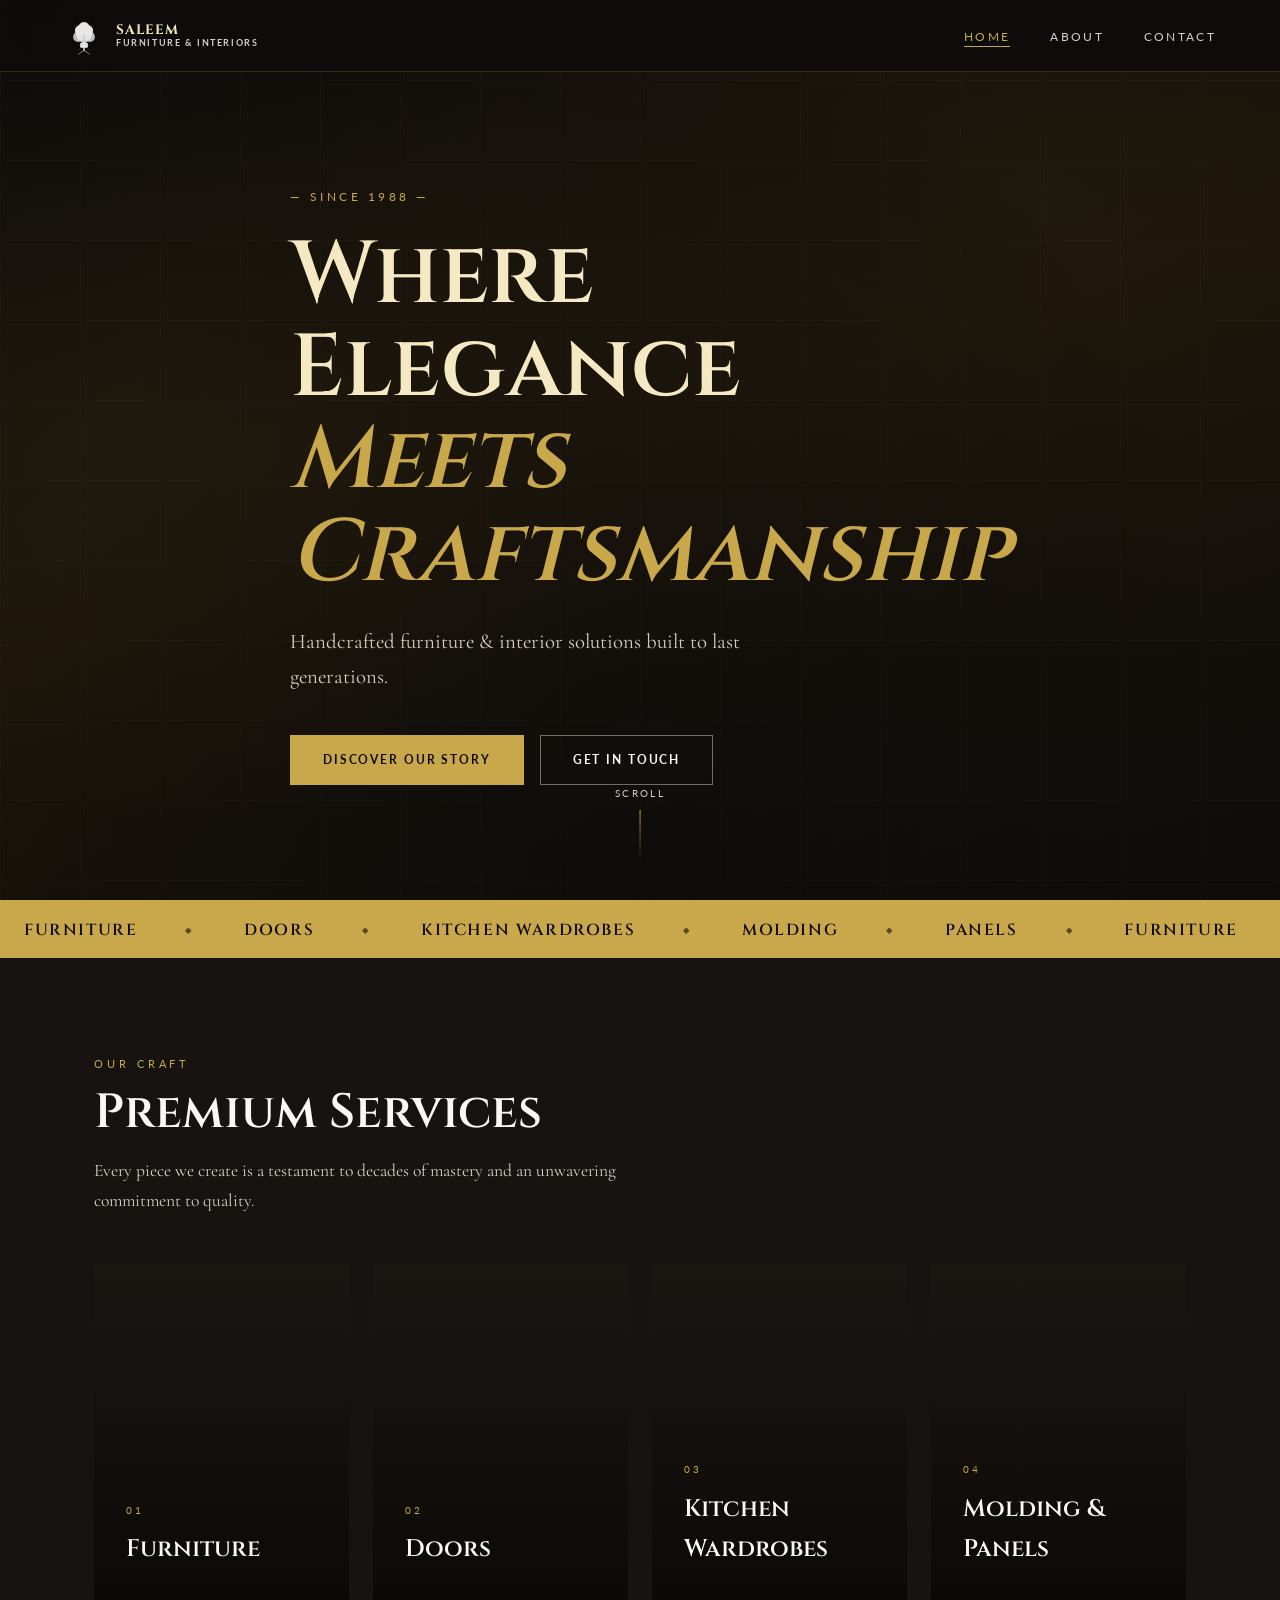
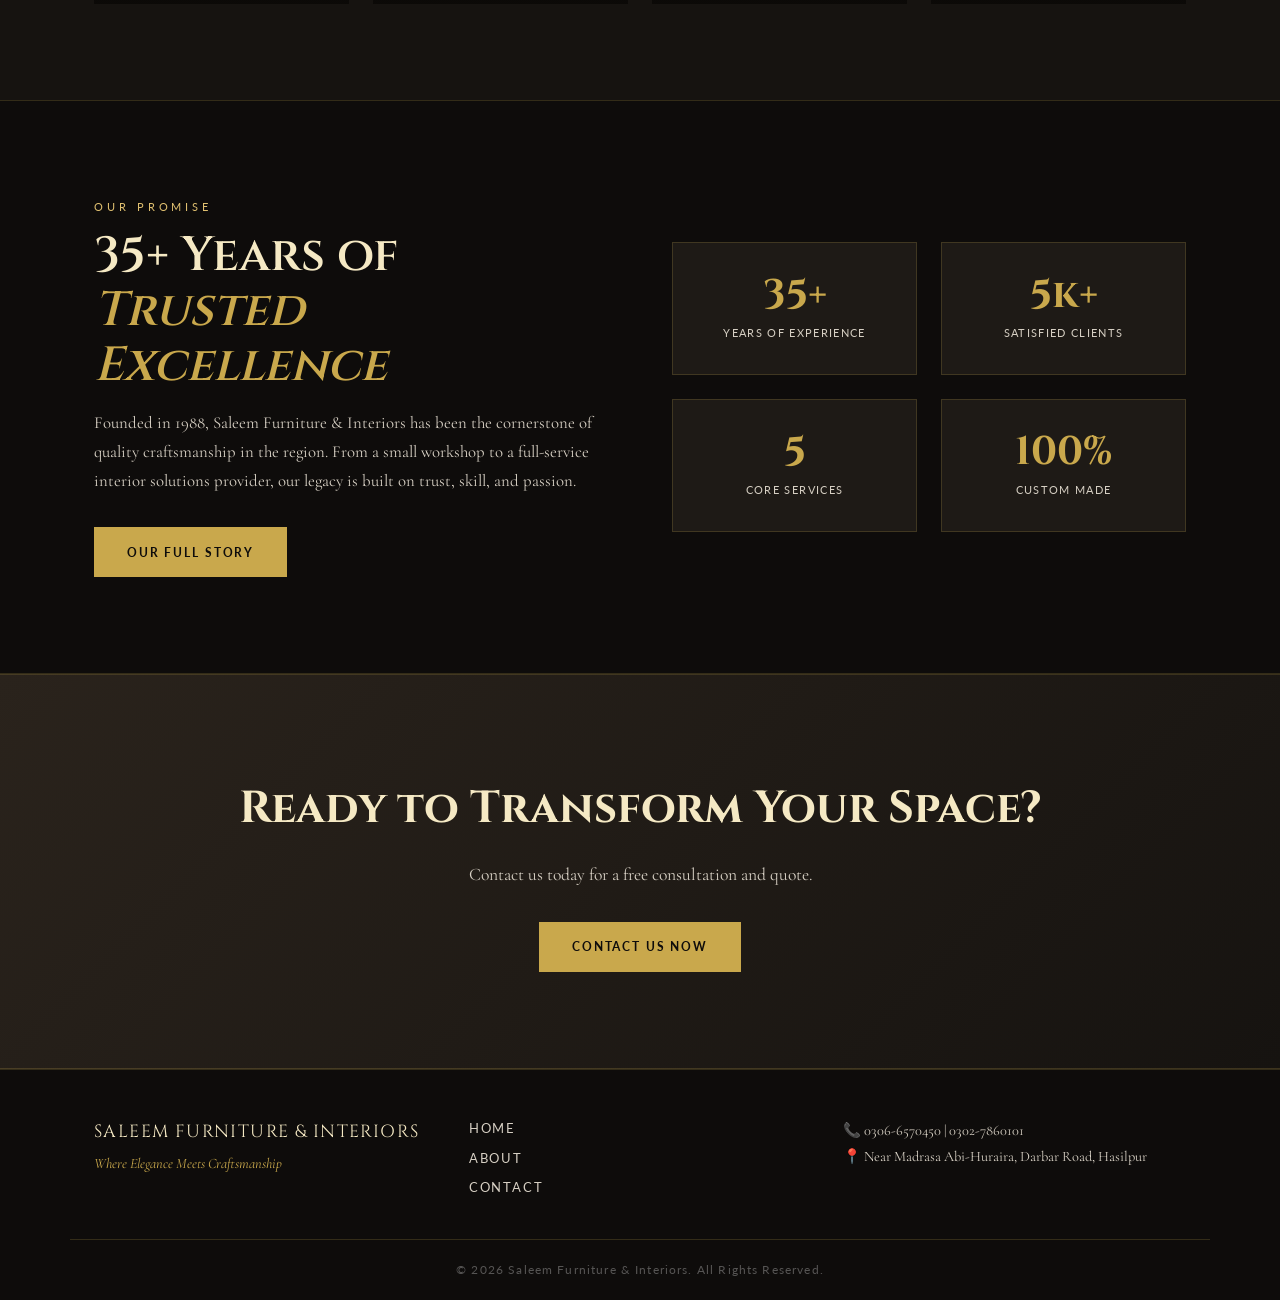
<file: index.html>
<!DOCTYPE html>
<html lang="en">
<head>
  <meta charset="UTF-8" />
  <meta name="viewport" content="width=device-width, initial-scale=1.0" />
  <title>Saleem Furniture & Interiors – Where Elegance Meets Craftsmanship</title>
  <meta name="description" content="Saleem Furniture & Interiors – Premium furniture, doors, kitchen wardrobes, molding and panels. Since 1988. Located in Hasilpur." />
  <link rel="preconnect" href="https://fonts.googleapis.com" />
  <link rel="preconnect" href="https://fonts.gstatic.com" crossorigin />
  <link href="https://fonts.googleapis.com/css2?family=Cormorant+Garamond:ital,wght@0,300;0,400;0,600;0,700;1,300;1,400&family=Cinzel:wght@400;600;700&family=Lato:wght@300;400;700&display=swap" rel="stylesheet" />
  <link rel="stylesheet" href="style.css" />
</head>
<body>

  <!-- NAV -->
  <nav class="nav" id="nav">
    <div class="nav__inner">
      <a href="index.html" class="nav__logo">
        <img src="logo.svg" alt="Saleem Furniture Logo" class="nav__logo-img" />
        <span class="nav__logo-text">SALEEM<br><small>FURNITURE & INTERIORS</small></span>
      </a>
      <button class="nav__burger" id="burger" aria-label="Menu">
        <span></span><span></span><span></span>
      </button>
      <ul class="nav__links" id="navLinks">
        <li><a href="index.html" class="nav__link active">Home</a></li>
        <li><a href="about.html" class="nav__link">About</a></li>
        <li><a href="contact.html" class="nav__link">Contact</a></li>
      </ul>
    </div>
  </nav>

  <!-- HERO -->
  <section class="hero">
    <div class="hero__bg"></div>
    <div class="hero__overlay"></div>
    <div class="hero__content">
      <p class="hero__since reveal">— Since 1988 —</p>
      <h1 class="hero__title reveal delay-1">Where Elegance<br><em>Meets Craftsmanship</em></h1>
      <p class="hero__sub reveal delay-2">Handcrafted furniture & interior solutions built to last generations.</p>
      <div class="hero__ctas reveal delay-3">
        <a href="about.html" class="btn btn--gold">Discover Our Story</a>
        <a href="contact.html" class="btn btn--outline">Get In Touch</a>
      </div>
    </div>
    <div class="hero__scroll">
      <span>Scroll</span>
      <div class="hero__scroll-line"></div>
    </div>
  </section>

  <!-- MARQUEE -->
  <div class="marquee">
    <div class="marquee__track">
      <span>Furniture</span><span class="dot">◆</span>
      <span>Doors</span><span class="dot">◆</span>
      <span>Kitchen Wardrobes</span><span class="dot">◆</span>
      <span>Molding</span><span class="dot">◆</span>
      <span>Panels</span><span class="dot">◆</span>
      <span>Furniture</span><span class="dot">◆</span>
      <span>Doors</span><span class="dot">◆</span>
      <span>Kitchen Wardrobes</span><span class="dot">◆</span>
      <span>Molding</span><span class="dot">◆</span>
      <span>Panels</span><span class="dot">◆</span>
    </div>
  </div>

  <!-- SERVICES -->
  <section class="services section">
    <div class="container">
      <div class="section-label reveal">Our Craft</div>
      <h2 class="section-title reveal delay-1">Premium Services</h2>
      <p class="section-sub reveal delay-2">Every piece we create is a testament to decades of mastery and an unwavering commitment to quality.</p>
      <div class="services__grid">
        <!-- TO SWAP: replace the Unsplash URL in style="--card-bg: url(...)" with your own image path e.g. style="--card-bg: url('images/furniture.jpg')" -->
        <div class="service-card service-card--img reveal" style="--card-bg: url('https://images.unsplash.com/photo-1555041469-a586c61ea9bc?w=800&q=80')">
          <div class="service-card__overlay"></div>
          <div class="service-card__body">
            <div class="service-card__tag">01</div>
            <h3>Furniture</h3>
            <p>Custom-designed sofas, beds, dining sets and living room pieces crafted with premium wood and upholstery.</p>
          </div>
        </div>
        <div class="service-card service-card--img reveal delay-1" style="--card-bg: url('https://images.unsplash.com/photo-1506439773649-6e0eb8cfb237?w=800&q=80')">
          <div class="service-card__overlay"></div>
          <div class="service-card__body">
            <div class="service-card__tag">02</div>
            <h3>Doors</h3>
            <p>Solid and engineered wooden doors in classic and contemporary styles, finished with precision and care.</p>
          </div>
        </div>
        <div class="service-card service-card--img reveal delay-2" style="--card-bg: url('https://images.unsplash.com/photo-1556909114-f6e7ad7d3136?w=800&q=80')">
          <div class="service-card__overlay"></div>
          <div class="service-card__body">
            <div class="service-card__tag">03</div>
            <h3>Kitchen Wardrobes</h3>
            <p>Bespoke kitchen cabinetry and wardrobes that marry functionality with timeless aesthetic beauty.</p>
          </div>
        </div>
        <div class="service-card service-card--img reveal delay-3" style="--card-bg: url('https://images.unsplash.com/photo-1586023492125-27b2c045efd7?w=800&q=80')">
          <div class="service-card__overlay"></div>
          <div class="service-card__body">
            <div class="service-card__tag">04</div>
            <h3>Molding & Panels</h3>
            <p>Decorative wall panels and molding to transform any space into a refined interior sanctuary.</p>
          </div>
        </div>
      </div>
    </div>
  </section>

  <!-- WHY US -->
  <section class="why section dark-section">
    <div class="container why__flex">
      <div class="why__left reveal">
        <div class="section-label light">Our Promise</div>
        <h2 class="section-title light">35+ Years of<br><em>Trusted Excellence</em></h2>
        <p class="why__text">Founded in 1988, Saleem Furniture & Interiors has been the cornerstone of quality craftsmanship in the region. From a small workshop to a full-service interior solutions provider, our legacy is built on trust, skill, and passion.</p>
        <a href="about.html" class="btn btn--gold" style="margin-top:2rem">Our Full Story</a>
      </div>
      <div class="why__right reveal delay-2">
        <div class="stat-card">
          <div class="stat-card__num">35+</div>
          <div class="stat-card__label">Years of Experience</div>
        </div>
        <div class="stat-card">
          <div class="stat-card__num">5k+</div>
          <div class="stat-card__label">Satisfied Clients</div>
        </div>
        <div class="stat-card">
          <div class="stat-card__num">5</div>
          <div class="stat-card__label">Core Services</div>
        </div>
        <div class="stat-card">
          <div class="stat-card__num">100%</div>
          <div class="stat-card__label">Custom Made</div>
        </div>
      </div>
    </div>
  </section>

  <!-- CTA BANNER -->
  <section class="cta-banner section">
    <div class="container cta-banner__inner reveal">
      <h2>Ready to Transform Your Space?</h2>
      <p>Contact us today for a free consultation and quote.</p>
      <a href="contact.html" class="btn btn--gold">Contact Us Now</a>
    </div>
  </section>

  <!-- FOOTER -->
  <footer class="footer">
    <div class="container footer__inner">
      <div class="footer__brand">
        <p class="footer__name">SALEEM FURNITURE & INTERIORS</p>
        <p class="footer__tagline"><em>Where Elegance Meets Craftsmanship</em></p>
      </div>
      <div class="footer__links">
        <a href="index.html">Home</a>
        <a href="about.html">About</a>
        <a href="contact.html">Contact</a>
      </div>
      <div class="footer__contact">
        <p>📞 0306-6570450 | 0302-7860101</p>
        <p>📍 Near Madrasa Abi-Huraira, Darbar Road, Hasilpur</p>
      </div>
    </div>
    <div class="footer__copy">
      <p>© 2026 Saleem Furniture & Interiors. All Rights Reserved.</p>
    </div>
  </footer>

  <script src="script.js"></script>
</body>
</html>
</file>
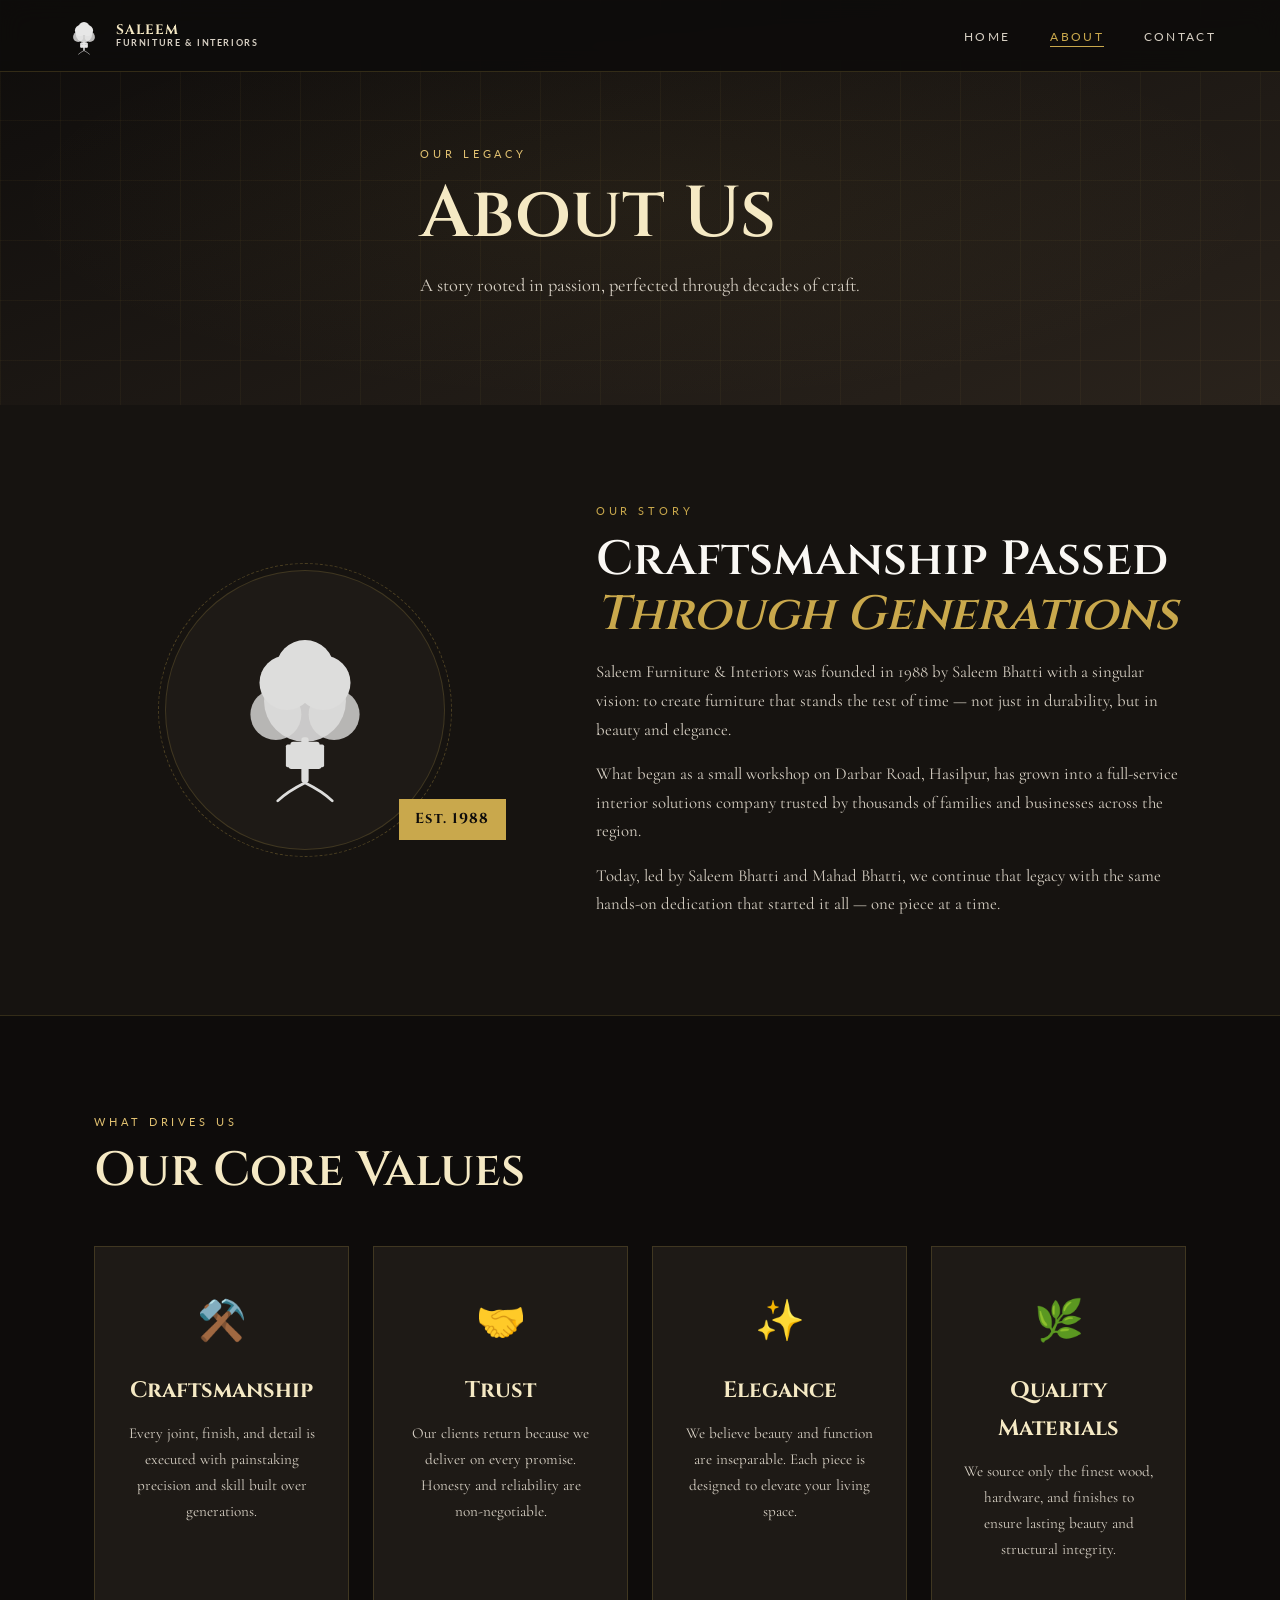
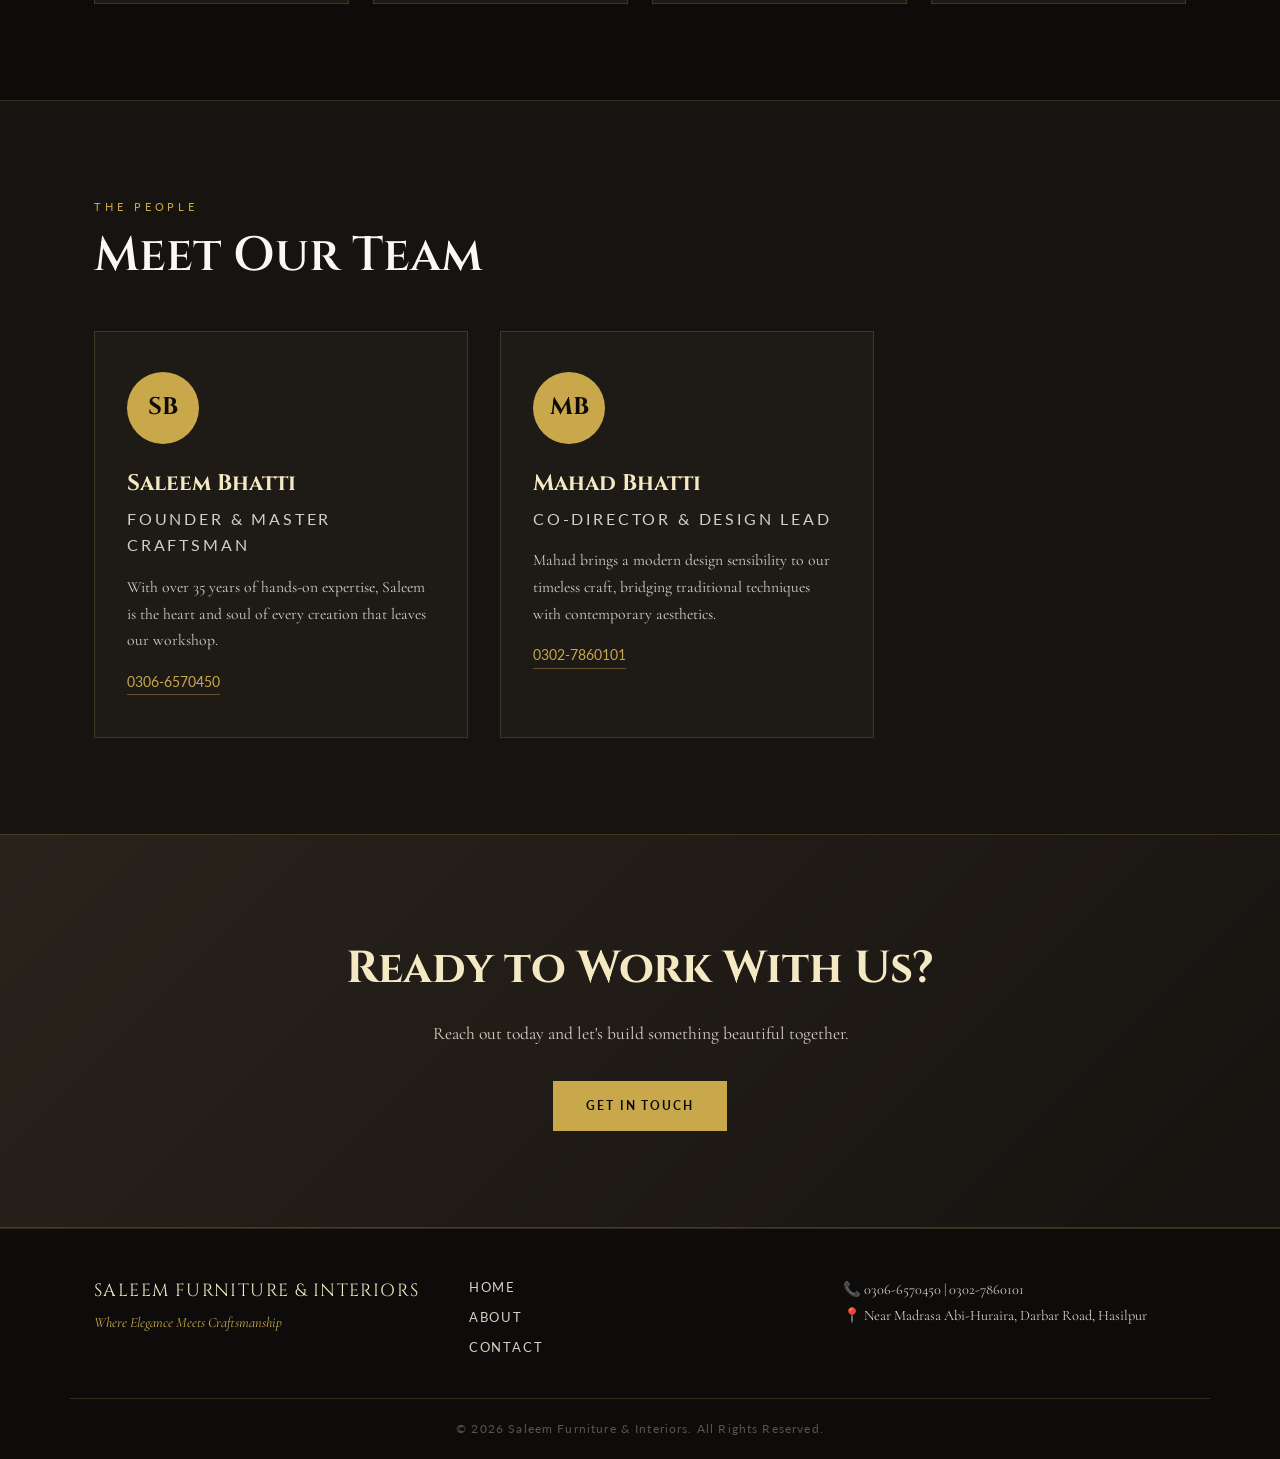
<file: about.html>
<!DOCTYPE html>
<html lang="en">
<head>
  <meta charset="UTF-8" />
  <meta name="viewport" content="width=device-width, initial-scale=1.0" />
  <title>About – Saleem Furniture & Interiors</title>
  <meta name="description" content="Learn the story behind Saleem Furniture & Interiors — craftsmanship since 1988 in Hasilpur." />
  <link rel="preconnect" href="https://fonts.googleapis.com" />
  <link rel="preconnect" href="https://fonts.gstatic.com" crossorigin />
  <link href="https://fonts.googleapis.com/css2?family=Cormorant+Garamond:ital,wght@0,300;0,400;0,600;0,700;1,300;1,400&family=Cinzel:wght@400;600;700&family=Lato:wght@300;400;700&display=swap" rel="stylesheet" />
  <link rel="stylesheet" href="style.css" />
</head>
<body>

  <!-- NAV -->
  <nav class="nav" id="nav">
    <div class="nav__inner">
      <a href="index.html" class="nav__logo">
        <img src="logo.svg" alt="Saleem Furniture Logo" class="nav__logo-img" />
        <span class="nav__logo-text">SALEEM<br><small>FURNITURE & INTERIORS</small></span>
      </a>
      <button class="nav__burger" id="burger" aria-label="Menu">
        <span></span><span></span><span></span>
      </button>
      <ul class="nav__links" id="navLinks">
        <li><a href="index.html" class="nav__link">Home</a></li>
        <li><a href="about.html" class="nav__link active">About</a></li>
        <li><a href="contact.html" class="nav__link">Contact</a></li>
      </ul>
    </div>
  </nav>

  <!-- PAGE HERO -->
  <section class="page-hero">
    <div class="page-hero__overlay"></div>
    <div class="page-hero__content reveal">
      <div class="section-label light">Our Legacy</div>
      <h1 class="page-hero__title">About Us</h1>
      <p>A story rooted in passion, perfected through decades of craft.</p>
    </div>
  </section>

  <!-- STORY -->
  <section class="story section">
    <div class="container story__flex">
      <div class="story__visual reveal">
        <div class="story__emblem">
          <img src="logo.svg" alt="logo emblem" />
        </div>
        <div class="story__year-badge">Est. 1988</div>
      </div>
      <div class="story__text reveal delay-2">
        <div class="section-label">Our Story</div>
        <h2 class="section-title">Craftsmanship Passed<br><em>Through Generations</em></h2>
        <p>Saleem Furniture & Interiors was founded in 1988 by Saleem Bhatti with a singular vision: to create furniture that stands the test of time — not just in durability, but in beauty and elegance.</p>
        <p style="margin-top:1rem">What began as a small workshop on Darbar Road, Hasilpur, has grown into a full-service interior solutions company trusted by thousands of families and businesses across the region.</p>
        <p style="margin-top:1rem">Today, led by Saleem Bhatti and Mahad Bhatti, we continue that legacy with the same hands-on dedication that started it all — one piece at a time.</p>
      </div>
    </div>
  </section>

  <!-- VALUES -->
  <section class="values section dark-section">
    <div class="container">
      <div class="section-label light reveal">What Drives Us</div>
      <h2 class="section-title light reveal delay-1">Our Core Values</h2>
      <div class="values__grid">
        <div class="value-card reveal">
          <div class="value-card__icon">⚒️</div>
          <h3>Craftsmanship</h3>
          <p>Every joint, finish, and detail is executed with painstaking precision and skill built over generations.</p>
        </div>
        <div class="value-card reveal delay-1">
          <div class="value-card__icon">🤝</div>
          <h3>Trust</h3>
          <p>Our clients return because we deliver on every promise. Honesty and reliability are non-negotiable.</p>
        </div>
        <div class="value-card reveal delay-2">
          <div class="value-card__icon">✨</div>
          <h3>Elegance</h3>
          <p>We believe beauty and function are inseparable. Each piece is designed to elevate your living space.</p>
        </div>
        <div class="value-card reveal delay-3">
          <div class="value-card__icon">🌿</div>
          <h3>Quality Materials</h3>
          <p>We source only the finest wood, hardware, and finishes to ensure lasting beauty and structural integrity.</p>
        </div>
      </div>
    </div>
  </section>

  <!-- TEAM -->
  <section class="team section">
    <div class="container">
      <div class="section-label reveal">The People</div>
      <h2 class="section-title reveal delay-1">Meet Our Team</h2>
      <div class="team__grid">
        <div class="team-card reveal delay-1">
          <div class="team-card__avatar">SB</div>
          <h3>Saleem Bhatti</h3>
          <p class="team-card__role">Founder & Master Craftsman</p>
          <p>With over 35 years of hands-on expertise, Saleem is the heart and soul of every creation that leaves our workshop.</p>
          <a href="tel:03066570450" class="team-card__phone">0306-6570450</a>
        </div>
        <div class="team-card reveal delay-2">
          <div class="team-card__avatar">MB</div>
          <h3>Mahad Bhatti</h3>
          <p class="team-card__role">Co-Director & Design Lead</p>
          <p>Mahad brings a modern design sensibility to our timeless craft, bridging traditional techniques with contemporary aesthetics.</p>
          <a href="tel:03027860101" class="team-card__phone">0302-7860101</a>
        </div>
      </div>
    </div>
  </section>

  <!-- CTA -->
  <section class="cta-banner section">
    <div class="container cta-banner__inner reveal">
      <h2>Ready to Work With Us?</h2>
      <p>Reach out today and let's build something beautiful together.</p>
      <a href="contact.html" class="btn btn--gold">Get In Touch</a>
    </div>
  </section>

  <!-- FOOTER -->
  <footer class="footer">
    <div class="container footer__inner">
      <div class="footer__brand">
        <p class="footer__name">SALEEM FURNITURE & INTERIORS</p>
        <p class="footer__tagline"><em>Where Elegance Meets Craftsmanship</em></p>
      </div>
      <div class="footer__links">
        <a href="index.html">Home</a>
        <a href="about.html">About</a>
        <a href="contact.html">Contact</a>
      </div>
      <div class="footer__contact">
        <p>📞 0306-6570450 | 0302-7860101</p>
        <p>📍 Near Madrasa Abi-Huraira, Darbar Road, Hasilpur</p>
      </div>
    </div>
    <div class="footer__copy">
      <p>© 2026 Saleem Furniture & Interiors. All Rights Reserved.</p>
    </div>
  </footer>

  <script src="script.js"></script>
</body>
</html>
</file>
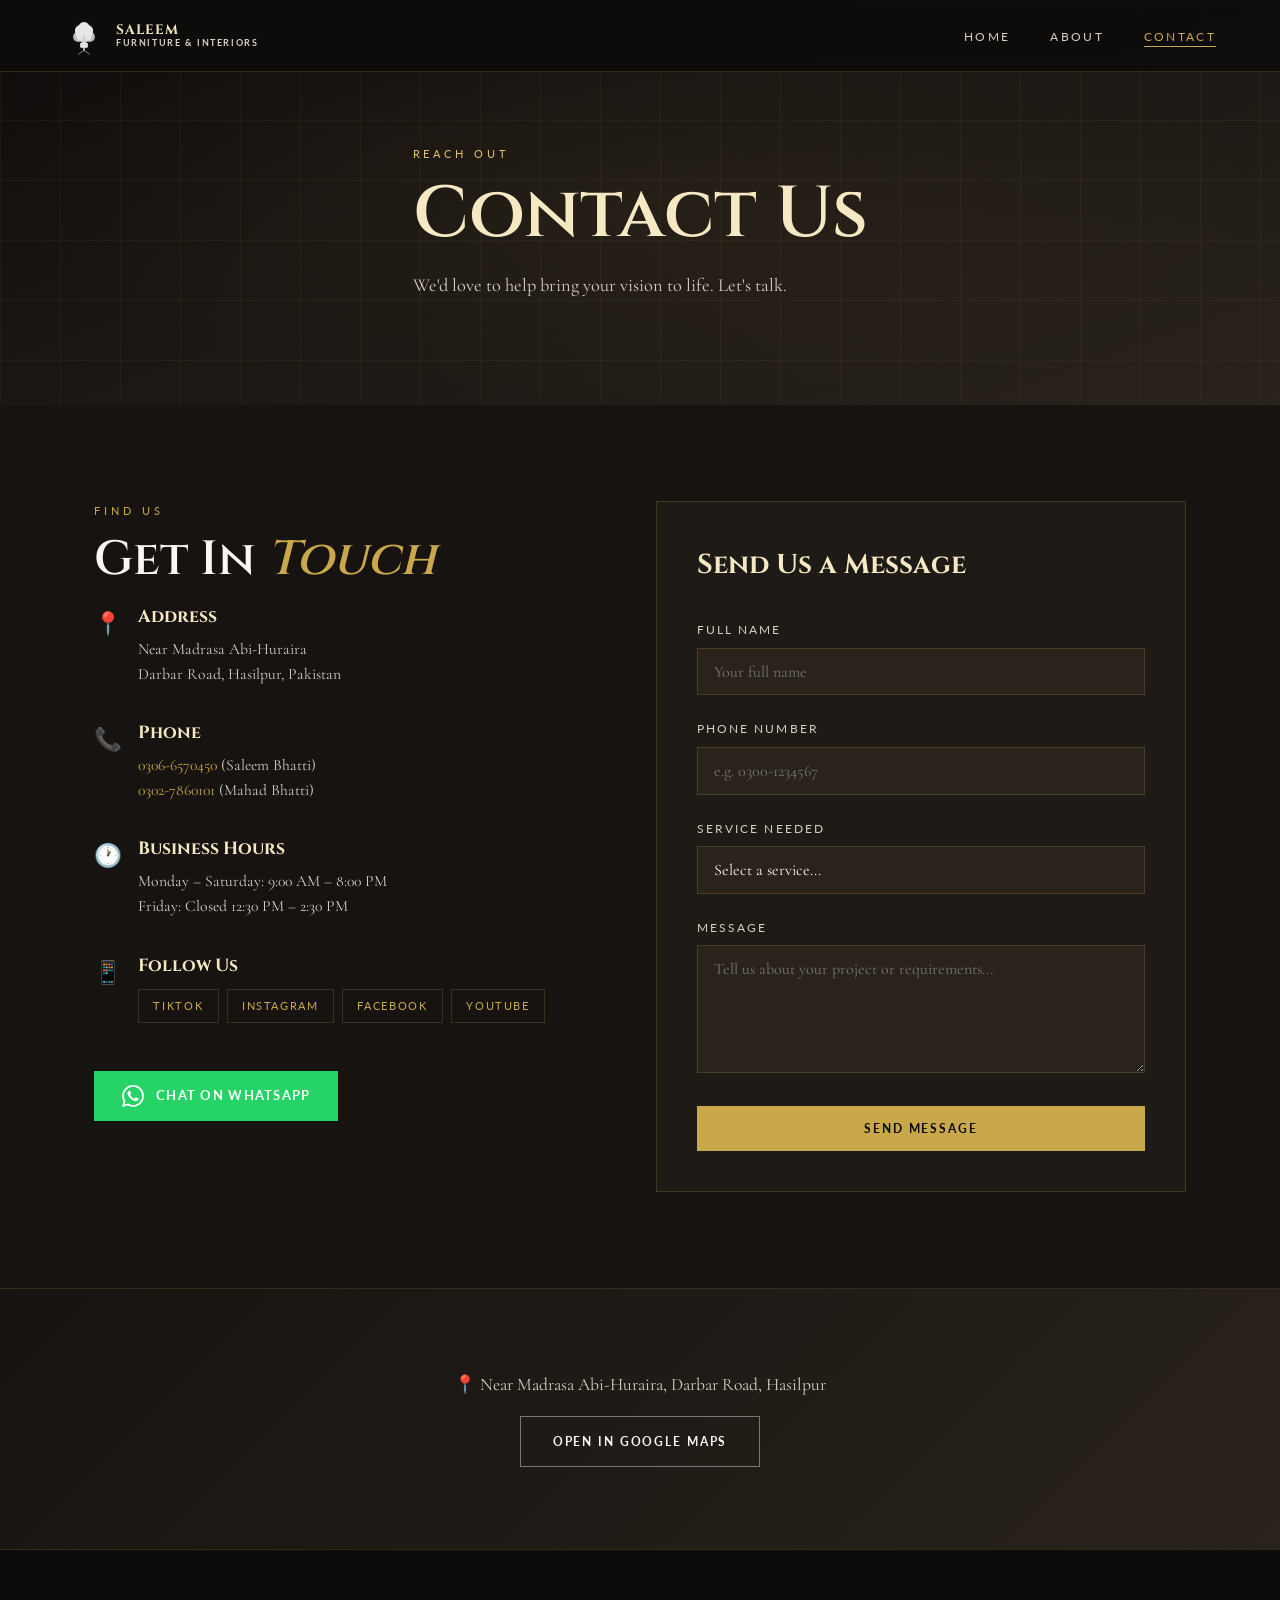
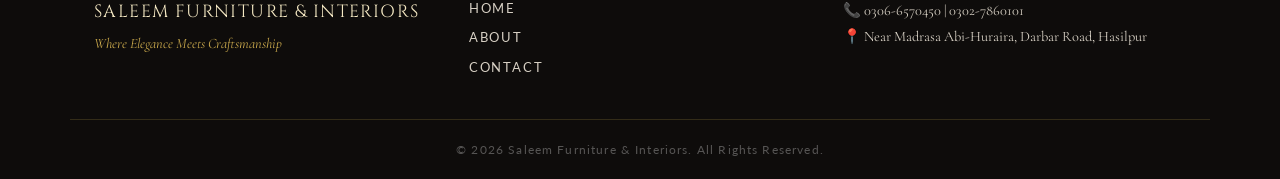
<file: contact.html>
<!DOCTYPE html>
<html lang="en">
<head>
  <meta charset="UTF-8" />
  <meta name="viewport" content="width=device-width, initial-scale=1.0" />
  <title>Contact – Saleem Furniture & Interiors</title>
  <meta name="description" content="Contact Saleem Furniture & Interiors for a free consultation. Located near Madrasa Abi-Huraira, Darbar Road, Hasilpur." />
  <link rel="preconnect" href="https://fonts.googleapis.com" />
  <link rel="preconnect" href="https://fonts.gstatic.com" crossorigin />
  <link href="https://fonts.googleapis.com/css2?family=Cormorant+Garamond:ital,wght@0,300;0,400;0,600;0,700;1,300;1,400&family=Cinzel:wght@400;600;700&family=Lato:wght@300;400;700&display=swap" rel="stylesheet" />
  <link rel="stylesheet" href="style.css" />
</head>
<body>

  <!-- NAV -->
  <nav class="nav" id="nav">
    <div class="nav__inner">
      <a href="index.html" class="nav__logo">
        <img src="logo.svg" alt="Saleem Furniture Logo" class="nav__logo-img" />
        <span class="nav__logo-text">SALEEM<br><small>FURNITURE & INTERIORS</small></span>
      </a>
      <button class="nav__burger" id="burger" aria-label="Menu">
        <span></span><span></span><span></span>
      </button>
      <ul class="nav__links" id="navLinks">
        <li><a href="index.html" class="nav__link">Home</a></li>
        <li><a href="about.html" class="nav__link">About</a></li>
        <li><a href="contact.html" class="nav__link active">Contact</a></li>
      </ul>
    </div>
  </nav>

  <!-- PAGE HERO -->
  <section class="page-hero">
    <div class="page-hero__overlay"></div>
    <div class="page-hero__content reveal">
      <div class="section-label light">Reach Out</div>
      <h1 class="page-hero__title">Contact Us</h1>
      <p>We'd love to help bring your vision to life. Let's talk.</p>
    </div>
  </section>

  <!-- CONTACT SECTION -->
  <section class="contact section">
    <div class="container contact__flex">

      <!-- INFO -->
      <div class="contact__info reveal">
        <div class="section-label">Find Us</div>
        <h2 class="section-title">Get In <em>Touch</em></h2>

        <div class="contact-detail">
          <div class="contact-detail__icon">📍</div>
          <div>
            <strong>Address</strong>
            <p>Near Madrasa Abi-Huraira<br>Darbar Road, Hasilpur, Pakistan</p>
          </div>
        </div>

        <div class="contact-detail">
          <div class="contact-detail__icon">📞</div>
          <div>
            <strong>Phone</strong>
            <p><a href="tel:03066570450">0306-6570450</a> (Saleem Bhatti)</p>
            <p><a href="tel:03027860101">0302-7860101</a> (Mahad Bhatti)</p>
          </div>
        </div>

        <div class="contact-detail">
          <div class="contact-detail__icon">🕐</div>
          <div>
            <strong>Business Hours</strong>
            <p>Monday – Saturday: 9:00 AM – 8:00 PM</p>
            <p>Friday: Closed 12:30 PM – 2:30 PM</p>
          </div>
        </div>

        <div class="contact-detail">
          <div class="contact-detail__icon">📱</div>
          <div>
            <strong>Follow Us</strong>
            <div class="contact__social">
              <a href="#" class="social-pill" aria-label="TikTok">TikTok</a>
              <a href="https://www.instagram.com/ifahadbhattti/" class="social-pill" aria-label="Instagram">Instagram</a>
              <a href="#" class="social-pill" aria-label="Facebook">Facebook</a>
              <a href="#" class="social-pill" aria-label="YouTube">YouTube</a>
            </div>
          </div>
        </div>

        <!-- WhatsApp CTA -->
        <a href="https://wa.me/923066570450" class="whatsapp-btn" target="_blank" rel="noopener">
          <svg width="22" height="22" viewBox="0 0 24 24" fill="currentColor"><path d="M17.472 14.382c-.297-.149-1.758-.867-2.03-.967-.273-.099-.471-.148-.67.15-.197.297-.767.966-.94 1.164-.173.199-.347.223-.644.075-.297-.15-1.255-.463-2.39-1.475-.883-.788-1.48-1.761-1.653-2.059-.173-.297-.018-.458.13-.606.134-.133.298-.347.446-.52.149-.174.198-.298.298-.497.099-.198.05-.371-.025-.52-.075-.149-.669-1.612-.916-2.207-.242-.579-.487-.5-.669-.51-.173-.008-.371-.01-.57-.01-.198 0-.52.074-.792.372-.272.297-1.04 1.016-1.04 2.479 0 1.462 1.065 2.875 1.213 3.074.149.198 2.096 3.2 5.077 4.487.709.306 1.262.489 1.694.625.712.227 1.36.195 1.871.118.571-.085 1.758-.719 2.006-1.413.248-.694.248-1.289.173-1.413-.074-.124-.272-.198-.57-.347m-5.421 7.403h-.004a9.87 9.87 0 01-5.031-1.378l-.361-.214-3.741.982.998-3.648-.235-.374a9.86 9.86 0 01-1.51-5.26c.001-5.45 4.436-9.884 9.888-9.884 2.64 0 5.122 1.03 6.988 2.898a9.825 9.825 0 012.893 6.994c-.003 5.45-4.437 9.884-9.885 9.884m8.413-18.297A11.815 11.815 0 0012.05 0C5.495 0 .16 5.335.157 11.892c0 2.096.547 4.142 1.588 5.945L.057 24l6.305-1.654a11.882 11.882 0 005.683 1.448h.005c6.554 0 11.89-5.335 11.893-11.893a11.821 11.821 0 00-3.48-8.413z"/></svg>
          Chat on WhatsApp
        </a>
      </div>

      <!-- FORM -->
      <div class="contact__form-wrap reveal delay-2">
        <h3 class="form-title">Send Us a Message</h3>
        <form class="contact-form" id="contactForm">
          <div class="form-group">
            <label for="name">Full Name</label>
            <input type="text" id="name" name="name" placeholder="Your full name" required />
          </div>
          <div class="form-group">
            <label for="phone">Phone Number</label>
            <input type="tel" id="phone" name="phone" placeholder="e.g. 0300-1234567" />
          </div>
          <div class="form-group">
            <label for="service">Service Needed</label>
            <select id="service" name="service">
              <option value="">Select a service...</option>
              <option value="furniture">Furniture</option>
              <option value="doors">Doors</option>
              <option value="kitchen">Kitchen Wardrobes</option>
              <option value="molding">Molding & Panels</option>
              <option value="other">Other / General Inquiry</option>
            </select>
          </div>
          <div class="form-group">
            <label for="message">Message</label>
            <textarea id="message" name="message" rows="5" placeholder="Tell us about your project or requirements..."></textarea>
          </div>
          <button type="submit" class="btn btn--gold btn--full">Send Message</button>
          <div class="form-success" id="formSuccess">✅ Thank you! We'll be in touch shortly.</div>
        </form>
      </div>

    </div>
  </section>

  <!-- MAP EMBED -->
  <section class="map-section">
    <div class="map-placeholder">
      <p>📍 Near Madrasa Abi-Huraira, Darbar Road, Hasilpur</p>
      <a href="https://maps.google.com/?q=Hasilpur,Punjab,Pakistan" target="_blank" rel="noopener" class="btn btn--outline" style="margin-top:1rem">Open in Google Maps</a>
    </div>
  </section>

  <!-- FOOTER -->
  <footer class="footer">
    <div class="container footer__inner">
      <div class="footer__brand">
        <p class="footer__name">SALEEM FURNITURE & INTERIORS</p>
        <p class="footer__tagline"><em>Where Elegance Meets Craftsmanship</em></p>
      </div>
      <div class="footer__links">
        <a href="index.html">Home</a>
        <a href="about.html">About</a>
        <a href="contact.html">Contact</a>
      </div>
      <div class="footer__contact">
        <p>📞 0306-6570450 | 0302-7860101</p>
        <p>📍 Near Madrasa Abi-Huraira, Darbar Road, Hasilpur</p>
      </div>
    </div>
    <div class="footer__copy">
      <p>© 2026 Saleem Furniture & Interiors. All Rights Reserved.</p>
    </div>
  </footer>

  <script src="script.js"></script>
</body>
</html>
</file>
<file: style.css>
/* =============================================
   SALEEM FURNITURE & INTERIORS — STYLESHEET
   Dark Charcoal + Warm Gold — Luxury Artisan
   ============================================= */

:root {
  --black: #0e0c0b;
  --dark: #161310;
  --dark-2: #1e1a16;
  --dark-3: #2a231c;
  --gold: #c9a84c;
  --gold-light: #e0c070;
  --gold-pale: #f5e9c4;
  --white: #faf8f4;
  --white-muted: #d6cfc3;
  --border: rgba(201, 168, 76, 0.2);
  --font-display: 'Cinzel', serif;
  --font-body: 'Cormorant Garamond', serif;
  --font-ui: 'Lato', sans-serif;
  --nav-h: 72px;
  --transition: 0.4s cubic-bezier(0.25, 0.46, 0.45, 0.94);
}

*, *::before, *::after { box-sizing: border-box; margin: 0; padding: 0; }

html { scroll-behavior: smooth; }

body {
  background: var(--dark);
  color: var(--white);
  font-family: var(--font-body);
  font-size: 18px;
  line-height: 1.7;
  overflow-x: hidden;
}

a { color: inherit; text-decoration: none; }
img { max-width: 100%; display: block; }
em { font-style: italic; color: var(--gold); }

/* ===== LAYOUT ===== */
.container {
  max-width: 1140px;
  margin: 0 auto;
  padding: 0 1.5rem;
}

.section { padding: 6rem 0; }

.dark-section {
  background: var(--black);
  border-top: 1px solid var(--border);
  border-bottom: 1px solid var(--border);
}

/* ===== TYPOGRAPHY ===== */
.section-label {
  font-family: var(--font-ui);
  font-size: 0.7rem;
  letter-spacing: 0.35em;
  text-transform: uppercase;
  color: var(--gold);
  margin-bottom: 0.75rem;
}
.section-label.light { color: var(--gold-light); }

.section-title {
  font-family: var(--font-display);
  font-size: clamp(2rem, 4vw, 3rem);
  font-weight: 600;
  line-height: 1.15;
  color: var(--white);
  margin-bottom: 1rem;
}
.section-title.light { color: var(--gold-pale); }

.section-sub {
  font-size: 1.1rem;
  color: var(--white-muted);
  max-width: 560px;
  margin-bottom: 3rem;
}

/* ===== BUTTONS ===== */
.btn {
  display: inline-flex;
  align-items: center;
  gap: 0.5rem;
  padding: 0.85rem 2rem;
  font-family: var(--font-ui);
  font-size: 0.78rem;
  font-weight: 700;
  letter-spacing: 0.15em;
  text-transform: uppercase;
  border: 1.5px solid transparent;
  cursor: pointer;
  transition: var(--transition);
  border-radius: 0;
}

.btn--gold {
  background: var(--gold);
  color: var(--black);
  border-color: var(--gold);
}
.btn--gold:hover {
  background: var(--gold-light);
  border-color: var(--gold-light);
}

.btn--outline {
  background: transparent;
  color: var(--white);
  border-color: rgba(255,255,255,0.4);
}
.btn--outline:hover {
  background: rgba(255,255,255,0.08);
  border-color: var(--white);
}

.btn--full { width: 100%; justify-content: center; }

/* ===== NAV ===== */
.nav {
  position: fixed;
  top: 0; left: 0; right: 0;
  z-index: 100;
  height: var(--nav-h);
  background: rgba(14,12,11,0.92);
  backdrop-filter: blur(12px);
  border-bottom: 1px solid var(--border);
  transition: var(--transition);
}

.nav.scrolled {
  background: rgba(10,8,7,0.98);
  box-shadow: 0 4px 30px rgba(0,0,0,0.4);
}

.nav__inner {
  max-width: 1200px;
  margin: 0 auto;
  padding: 0 1.5rem;
  height: 100%;
  display: flex;
  align-items: center;
  justify-content: space-between;
}

.nav__logo {
  display: flex;
  align-items: center;
  gap: 0.75rem;
}

.nav__logo-img {
  width: 40px;
  height: 40px;
  filter: brightness(0) invert(1);
  opacity: 0.9;
}

.nav__logo-text {
  font-family: var(--font-display);
  font-size: 0.85rem;
  font-weight: 700;
  letter-spacing: 0.08em;
  color: var(--gold-pale);
  line-height: 1.2;
}
.nav__logo-text small {
  font-family: var(--font-ui);
  font-size: 0.55rem;
  letter-spacing: 0.18em;
  color: var(--white-muted);
  display: block;
}

.nav__links {
  list-style: none;
  display: flex;
  gap: 2.5rem;
}

.nav__link {
  font-family: var(--font-ui);
  font-size: 0.72rem;
  letter-spacing: 0.2em;
  text-transform: uppercase;
  color: var(--white-muted);
  position: relative;
  transition: color 0.2s;
}

.nav__link::after {
  content: '';
  position: absolute;
  bottom: -4px; left: 0;
  width: 0; height: 1px;
  background: var(--gold);
  transition: width 0.3s ease;
}

.nav__link:hover, .nav__link.active {
  color: var(--gold);
}
.nav__link:hover::after, .nav__link.active::after { width: 100%; }

.nav__burger {
  display: none;
  flex-direction: column;
  gap: 5px;
  background: none;
  border: none;
  cursor: pointer;
  padding: 4px;
}
.nav__burger span {
  display: block;
  width: 24px; height: 2px;
  background: var(--white);
  transition: var(--transition);
}

/* ===== HERO ===== */
.hero {
  min-height: 100vh;
  display: flex;
  align-items: center;
  position: relative;
  overflow: hidden;
}

.hero__bg {
  position: absolute; inset: 0;
  background:
    radial-gradient(ellipse at 20% 50%, rgba(201,168,76,0.06) 0%, transparent 60%),
    radial-gradient(ellipse at 80% 20%, rgba(201,168,76,0.04) 0%, transparent 50%),
    linear-gradient(160deg, #0e0c0b 0%, #1a1309 50%, #0e0c0b 100%);
}

/* Decorative grid lines */
.hero__bg::before {
  content: '';
  position: absolute; inset: 0;
  background-image:
    linear-gradient(rgba(201,168,76,0.04) 1px, transparent 1px),
    linear-gradient(90deg, rgba(201,168,76,0.04) 1px, transparent 1px);
  background-size: 80px 80px;
}

.hero__overlay {
  position: absolute; inset: 0;
  background: radial-gradient(ellipse at center bottom, rgba(14,12,11,0.8) 0%, transparent 70%);
}

.hero__content {
  position: relative;
  z-index: 2;
  max-width: 1140px;
  margin: 0 auto;
  padding: 0 1.5rem;
  padding-top: var(--nav-h);
}

.hero__since {
  font-family: var(--font-ui);
  font-size: 0.72rem;
  letter-spacing: 0.3em;
  color: var(--gold);
  text-transform: uppercase;
  margin-bottom: 1.5rem;
}

.hero__title {
  font-family: var(--font-display);
  font-size: clamp(2.8rem, 7vw, 5.5rem);
  font-weight: 600;
  line-height: 1.05;
  color: var(--gold-pale);
  margin-bottom: 1.5rem;
  max-width: 700px;
}
.hero__title em {
  font-style: italic;
  color: var(--gold);
}

.hero__sub {
  font-size: clamp(1.1rem, 2vw, 1.3rem);
  color: var(--white-muted);
  margin-bottom: 2.5rem;
  max-width: 500px;
}

.hero__ctas {
  display: flex;
  gap: 1rem;
  flex-wrap: wrap;
}

.hero__scroll {
  position: absolute;
  bottom: 2.5rem;
  left: 50%;
  transform: translateX(-50%);
  display: flex;
  flex-direction: column;
  align-items: center;
  gap: 0.5rem;
  font-family: var(--font-ui);
  font-size: 0.62rem;
  letter-spacing: 0.25em;
  color: var(--white-muted);
  text-transform: uppercase;
}

.hero__scroll-line {
  width: 1px;
  height: 50px;
  background: linear-gradient(to bottom, var(--gold), transparent);
  animation: scrollPulse 2s ease-in-out infinite;
}

@keyframes scrollPulse {
  0%, 100% { opacity: 0.4; transform: scaleY(1); }
  50% { opacity: 1; transform: scaleY(1.2); }
}

/* ===== MARQUEE ===== */
.marquee {
  background: var(--gold);
  padding: 0.85rem 0;
  overflow: hidden;
  white-space: nowrap;
}

.marquee__track {
  display: inline-block;
  animation: marquee 20s linear infinite;
}

.marquee__track span {
  font-family: var(--font-display);
  font-size: 1rem;
  font-weight: 600;
  letter-spacing: 0.1em;
  text-transform: uppercase;
  color: var(--black);
  padding: 0 1.5rem;
}

.marquee__track .dot {
  font-size: 0.5rem;
  opacity: 0.6;
  vertical-align: middle;
}

@keyframes marquee {
  from { transform: translateX(0); }
  to { transform: translateX(-50%); }
}

/* ===== SERVICES ===== */
.services__grid {
  display: grid;
  grid-template-columns: repeat(auto-fit, minmax(240px, 1fr));
  gap: 1.5rem;
  margin-top: 1rem;
}

.service-card {
  background: var(--dark-2);
  border: 1px solid var(--border);
  padding: 2.5rem 2rem;
  transition: var(--transition);
  position: relative;
  overflow: hidden;
}

/* === IMAGE-BACKED SERVICE CARDS === */
.service-card--img {
  background-image: var(--card-bg);
  background-size: cover;
  background-position: center;
  border: none;
  padding: 0;
  min-height: 340px;
  display: flex;
  align-items: flex-end;
  cursor: default;
}

.service-card__overlay {
  position: absolute;
  inset: 0;
  background: linear-gradient(
    to top,
    rgba(10, 8, 6, 0.92) 0%,
    rgba(10, 8, 6, 0.55) 50%,
    rgba(10, 8, 6, 0.18) 100%
  );
  transition: background 0.45s ease;
}

.service-card--img:hover .service-card__overlay {
  background: linear-gradient(
    to top,
    rgba(10, 8, 6, 0.97) 0%,
    rgba(10, 8, 6, 0.72) 55%,
    rgba(10, 8, 6, 0.35) 100%
  );
}

.service-card__body {
  position: relative;
  z-index: 2;
  padding: 2rem;
  width: 100%;
  transform: translateY(8px);
  transition: transform 0.4s ease;
}

.service-card--img:hover .service-card__body {
  transform: translateY(0);
}

.service-card__tag {
  font-family: var(--font-ui);
  font-size: 0.65rem;
  letter-spacing: 0.3em;
  color: var(--gold);
  margin-bottom: 0.6rem;
  text-transform: uppercase;
}

/* Gold left-border accent on hover */
.service-card--img::before {
  content: '';
  position: absolute;
  bottom: 0; left: 0;
  width: 0; height: 3px;
  background: var(--gold);
  transition: width 0.45s ease;
  z-index: 3;
}
.service-card--img:hover::before { width: 100%; }

.service-card h3 {
  font-family: var(--font-display);
  font-size: 1.5rem;
  font-weight: 600;
  color: var(--white);
  margin-bottom: 0.6rem;
}

.service-card p {
  font-size: 0.95rem;
  color: var(--white-muted);
  line-height: 1.65;
  max-height: 0;
  overflow: hidden;
  opacity: 0;
  transition: max-height 0.4s ease, opacity 0.35s ease;
}

.service-card--img:hover p {
  max-height: 120px;
  opacity: 1;
}

/* ===== WHY US ===== */
.why__flex {
  display: grid;
  grid-template-columns: 1fr 1fr;
  gap: 4rem;
  align-items: center;
}

.why__text {
  font-size: 1.05rem;
  color: var(--white-muted);
  margin-top: 1rem;
}

.why__right {
  display: grid;
  grid-template-columns: 1fr 1fr;
  gap: 1.5rem;
}

.stat-card {
  background: var(--dark-2);
  border: 1px solid var(--border);
  padding: 2rem 1.5rem;
  text-align: center;
  transition: var(--transition);
}
.stat-card:hover {
  border-color: var(--gold);
  background: var(--dark-3);
}

.stat-card__num {
  font-family: var(--font-display);
  font-size: 2.5rem;
  font-weight: 700;
  color: var(--gold);
  line-height: 1;
  margin-bottom: 0.5rem;
}

.stat-card__label {
  font-family: var(--font-ui);
  font-size: 0.7rem;
  letter-spacing: 0.12em;
  text-transform: uppercase;
  color: var(--white-muted);
}

/* ===== CTA BANNER ===== */
.cta-banner {
  background: linear-gradient(135deg, var(--dark-3) 0%, var(--dark) 100%);
  border-top: 1px solid var(--border);
  border-bottom: 1px solid var(--border);
}

.cta-banner__inner {
  text-align: center;
}

.cta-banner__inner h2 {
  font-family: var(--font-display);
  font-size: clamp(1.8rem, 3.5vw, 2.8rem);
  color: var(--gold-pale);
  margin-bottom: 0.75rem;
}

.cta-banner__inner p {
  color: var(--white-muted);
  margin-bottom: 2rem;
  font-size: 1.1rem;
}

/* ===== FOOTER ===== */
.footer {
  background: var(--black);
  border-top: 1px solid var(--border);
  padding-top: 3rem;
}

.footer__inner {
  display: grid;
  grid-template-columns: 1fr 1fr 1fr;
  gap: 2rem;
  padding-bottom: 2.5rem;
  border-bottom: 1px solid var(--border);
}

.footer__name {
  font-family: var(--font-display);
  font-size: 1.1rem;
  letter-spacing: 0.08em;
  color: var(--gold-pale);
  margin-bottom: 0.25rem;
}
.footer__tagline {
  font-size: 0.9rem;
  color: var(--white-muted);
}

.footer__links {
  display: flex;
  flex-direction: column;
  gap: 0.5rem;
}
.footer__links a {
  font-family: var(--font-ui);
  font-size: 0.8rem;
  letter-spacing: 0.15em;
  text-transform: uppercase;
  color: var(--white-muted);
  transition: color 0.2s;
}
.footer__links a:hover { color: var(--gold); }

.footer__contact p {
  font-size: 0.9rem;
  color: var(--white-muted);
  line-height: 1.8;
}

.footer__copy {
  padding: 1.25rem 0;
  text-align: center;
}
.footer__copy p {
  font-family: var(--font-ui);
  font-size: 0.72rem;
  letter-spacing: 0.1em;
  color: rgba(255,255,255,0.3);
}

/* ===== PAGE HERO (inner pages) ===== */
.page-hero {
  position: relative;
  min-height: 45vh;
  display: flex;
  align-items: center;
  background: linear-gradient(160deg, var(--black) 0%, var(--dark-3) 100%);
  overflow: hidden;
}

.page-hero::before {
  content: '';
  position: absolute; inset: 0;
  background-image:
    linear-gradient(rgba(201,168,76,0.05) 1px, transparent 1px),
    linear-gradient(90deg, rgba(201,168,76,0.05) 1px, transparent 1px);
  background-size: 60px 60px;
}

.page-hero__overlay {
  position: absolute; inset: 0;
  background: radial-gradient(ellipse at center, rgba(201,168,76,0.05) 0%, transparent 70%);
}

.page-hero__content {
  position: relative; z-index: 2;
  max-width: 1140px;
  margin: 0 auto;
  padding: calc(var(--nav-h) + 2rem) 1.5rem 4rem;
}

.page-hero__title {
  font-family: var(--font-display);
  font-size: clamp(2.5rem, 6vw, 4.5rem);
  font-weight: 600;
  color: var(--gold-pale);
  margin: 0.5rem 0 1rem;
  line-height: 1.1;
}

.page-hero__content p {
  font-size: 1.15rem;
  color: var(--white-muted);
  max-width: 480px;
}

/* ===== STORY (about) ===== */
.story__flex {
  display: grid;
  grid-template-columns: 1fr 1.4fr;
  gap: 5rem;
  align-items: center;
}

.story__visual {
  position: relative;
  display: flex;
  align-items: center;
  justify-content: center;
}

.story__emblem {
  width: 280px; height: 280px;
  background: var(--dark-2);
  border: 1px solid var(--border);
  border-radius: 50%;
  display: flex;
  align-items: center;
  justify-content: center;
  padding: 3rem;
  position: relative;
}

.story__emblem img {
  width: 100%;
  filter: brightness(0) invert(1);
  opacity: 0.85;
}

.story__emblem::before {
  content: '';
  position: absolute; inset: -8px;
  border-radius: 50%;
  border: 1px dashed rgba(201,168,76,0.3);
}

.story__year-badge {
  position: absolute;
  bottom: 10px; right: 10px;
  background: var(--gold);
  color: var(--black);
  font-family: var(--font-display);
  font-size: 0.9rem;
  font-weight: 700;
  letter-spacing: 0.08em;
  padding: 0.5rem 1rem;
}

.story__text p {
  color: var(--white-muted);
  font-size: 1.05rem;
}

/* ===== VALUES ===== */
.values__grid {
  display: grid;
  grid-template-columns: repeat(auto-fit, minmax(220px, 1fr));
  gap: 1.5rem;
  margin-top: 3rem;
}

.value-card {
  background: var(--dark-2);
  border: 1px solid var(--border);
  padding: 2.5rem 2rem;
  text-align: center;
  transition: var(--transition);
}
.value-card:hover {
  border-color: var(--gold);
  transform: translateY(-4px);
}

.value-card__icon { font-size: 2.5rem; margin-bottom: 1rem; }
.value-card h3 {
  font-family: var(--font-display);
  font-size: 1.4rem;
  color: var(--gold-pale);
  margin-bottom: 0.75rem;
}
.value-card p { font-size: 0.95rem; color: var(--white-muted); }

/* ===== TEAM ===== */
.team__grid {
  display: grid;
  grid-template-columns: repeat(auto-fit, minmax(280px, 1fr));
  gap: 2rem;
  margin-top: 3rem;
  max-width: 780px;
}

.team-card {
  background: var(--dark-2);
  border: 1px solid var(--border);
  padding: 2.5rem 2rem;
  transition: var(--transition);
}
.team-card:hover {
  border-color: rgba(201,168,76,0.5);
  transform: translateY(-4px);
}

.team-card__avatar {
  width: 72px; height: 72px;
  background: var(--gold);
  color: var(--black);
  font-family: var(--font-display);
  font-size: 1.5rem;
  font-weight: 700;
  border-radius: 50%;
  display: flex;
  align-items: center;
  justify-content: center;
  margin-bottom: 1.25rem;
}

.team-card h3 {
  font-family: var(--font-display);
  font-size: 1.4rem;
  color: var(--gold-pale);
  margin-bottom: 0.25rem;
}

.team-card__role {
  font-family: var(--font-ui);
  font-size: 0.72rem;
  letter-spacing: 0.18em;
  text-transform: uppercase;
  color: var(--gold);
  margin-bottom: 1rem;
}

.team-card p { font-size: 0.98rem; color: var(--white-muted); }

.team-card__phone {
  display: inline-block;
  margin-top: 1rem;
  font-family: var(--font-ui);
  font-size: 0.85rem;
  color: var(--gold);
  border-bottom: 1px solid rgba(201,168,76,0.4);
  transition: border-color 0.2s;
}
.team-card__phone:hover { border-color: var(--gold); }

/* ===== CONTACT ===== */
.contact__flex {
  display: grid;
  grid-template-columns: 1fr 1.1fr;
  gap: 5rem;
  align-items: start;
}

.contact-detail {
  display: flex;
  gap: 1rem;
  margin-bottom: 2rem;
  align-items: flex-start;
}

.contact-detail__icon {
  font-size: 1.4rem;
  flex-shrink: 0;
  margin-top: 2px;
}

.contact-detail strong {
  font-family: var(--font-display);
  font-size: 1.1rem;
  color: var(--gold-pale);
  display: block;
  margin-bottom: 0.25rem;
}

.contact-detail p {
  font-size: 0.98rem;
  color: var(--white-muted);
  line-height: 1.6;
}
.contact-detail a {
  color: var(--gold);
  transition: opacity 0.2s;
}
.contact-detail a:hover { opacity: 0.8; }

.contact__social {
  display: flex;
  flex-wrap: wrap;
  gap: 0.5rem;
  margin-top: 0.5rem;
}

.social-pill {
  font-family: var(--font-ui);
  font-size: 0.68rem;
  letter-spacing: 0.15em;
  text-transform: uppercase;
  padding: 0.4rem 0.9rem;
  border: 1px solid var(--border);
  color: var(--gold);
  transition: var(--transition);
}
.social-pill:hover {
  background: var(--gold);
  color: var(--black);
  border-color: var(--gold);
}

.whatsapp-btn {
  display: inline-flex;
  align-items: center;
  gap: 0.75rem;
  margin-top: 1rem;
  padding: 0.9rem 1.75rem;
  background: #25D366;
  color: #fff;
  font-family: var(--font-ui);
  font-size: 0.8rem;
  font-weight: 700;
  letter-spacing: 0.1em;
  text-transform: uppercase;
  transition: var(--transition);
}
.whatsapp-btn:hover { background: #1ebe5d; transform: translateY(-2px); }

/* FORM */
.contact__form-wrap {
  background: var(--dark-2);
  border: 1px solid var(--border);
  padding: 2.5rem;
}

.form-title {
  font-family: var(--font-display);
  font-size: 1.7rem;
  color: var(--gold-pale);
  margin-bottom: 2rem;
}

.form-group {
  margin-bottom: 1.5rem;
}

.form-group label {
  display: block;
  font-family: var(--font-ui);
  font-size: 0.72rem;
  letter-spacing: 0.18em;
  text-transform: uppercase;
  color: var(--white-muted);
  margin-bottom: 0.5rem;
}

.form-group input,
.form-group select,
.form-group textarea {
  width: 100%;
  background: var(--dark-3);
  border: 1px solid var(--border);
  color: var(--white);
  font-family: var(--font-body);
  font-size: 1rem;
  padding: 0.8rem 1rem;
  outline: none;
  transition: border-color 0.2s;
  -webkit-appearance: none;
}

.form-group input:focus,
.form-group select:focus,
.form-group textarea:focus {
  border-color: var(--gold);
}

.form-group select option { background: var(--dark); }

.form-group textarea { resize: vertical; min-height: 120px; }

.form-success {
  display: none;
  margin-top: 1rem;
  color: var(--gold);
  font-family: var(--font-ui);
  font-size: 0.9rem;
}

/* MAP */
.map-section {
  background: var(--black);
  border-top: 1px solid var(--border);
}

.map-placeholder {
  height: 260px;
  display: flex;
  flex-direction: column;
  align-items: center;
  justify-content: center;
  font-family: var(--font-body);
  font-size: 1.1rem;
  color: var(--white-muted);
  background: linear-gradient(135deg, var(--dark) 0%, var(--dark-3) 100%);
}

/* ===== REVEAL ANIMATIONS ===== */
.reveal {
  opacity: 0;
  transform: translateY(28px);
  transition: opacity 0.7s ease, transform 0.7s ease;
}
.reveal.visible {
  opacity: 1;
  transform: translateY(0);
}
.delay-1 { transition-delay: 0.12s; }
.delay-2 { transition-delay: 0.24s; }
.delay-3 { transition-delay: 0.36s; }

/* ===== MOBILE ===== */
@media (max-width: 900px) {
  .why__flex { grid-template-columns: 1fr; gap: 3rem; }
  .story__flex { grid-template-columns: 1fr; gap: 3rem; }
  .contact__flex { grid-template-columns: 1fr; gap: 3rem; }
  .footer__inner { grid-template-columns: 1fr 1fr; }
}

@media (max-width: 700px) {
  .nav__links {
    position: fixed;
    top: var(--nav-h); left: 0; right: 0;
    background: rgba(14,12,11,0.98);
    flex-direction: column;
    gap: 0;
    padding: 1.5rem 0;
    display: none;
    border-bottom: 1px solid var(--border);
  }
  .nav__links.open { display: flex; }
  .nav__links li { padding: 0.75rem 2rem; }
  .nav__link { font-size: 0.85rem; }
  .nav__burger { display: flex; }

  .hero__title { font-size: clamp(2.2rem, 9vw, 3.2rem); }
  .hero__ctas { flex-direction: column; }

  .services__grid { grid-template-columns: 1fr 1fr; }
  .service-card--img { min-height: 280px; }
  /* On mobile, always show text (no hover state) */
  .service-card--img p { max-height: 120px; opacity: 1; }
  .service-card__body { transform: translateY(0); }
  .why__right { grid-template-columns: 1fr 1fr; }
  .footer__inner { grid-template-columns: 1fr; gap: 2rem; }

  .story__emblem { width: 200px; height: 200px; }
  .team__grid { grid-template-columns: 1fr; }
}

@media (max-width: 480px) {
  .services__grid { grid-template-columns: 1fr; }
  .service-card--img { min-height: 260px; }
  .section { padding: 4rem 0; }
  .contact__form-wrap { padding: 1.75rem 1.25rem; }
}
</file>
